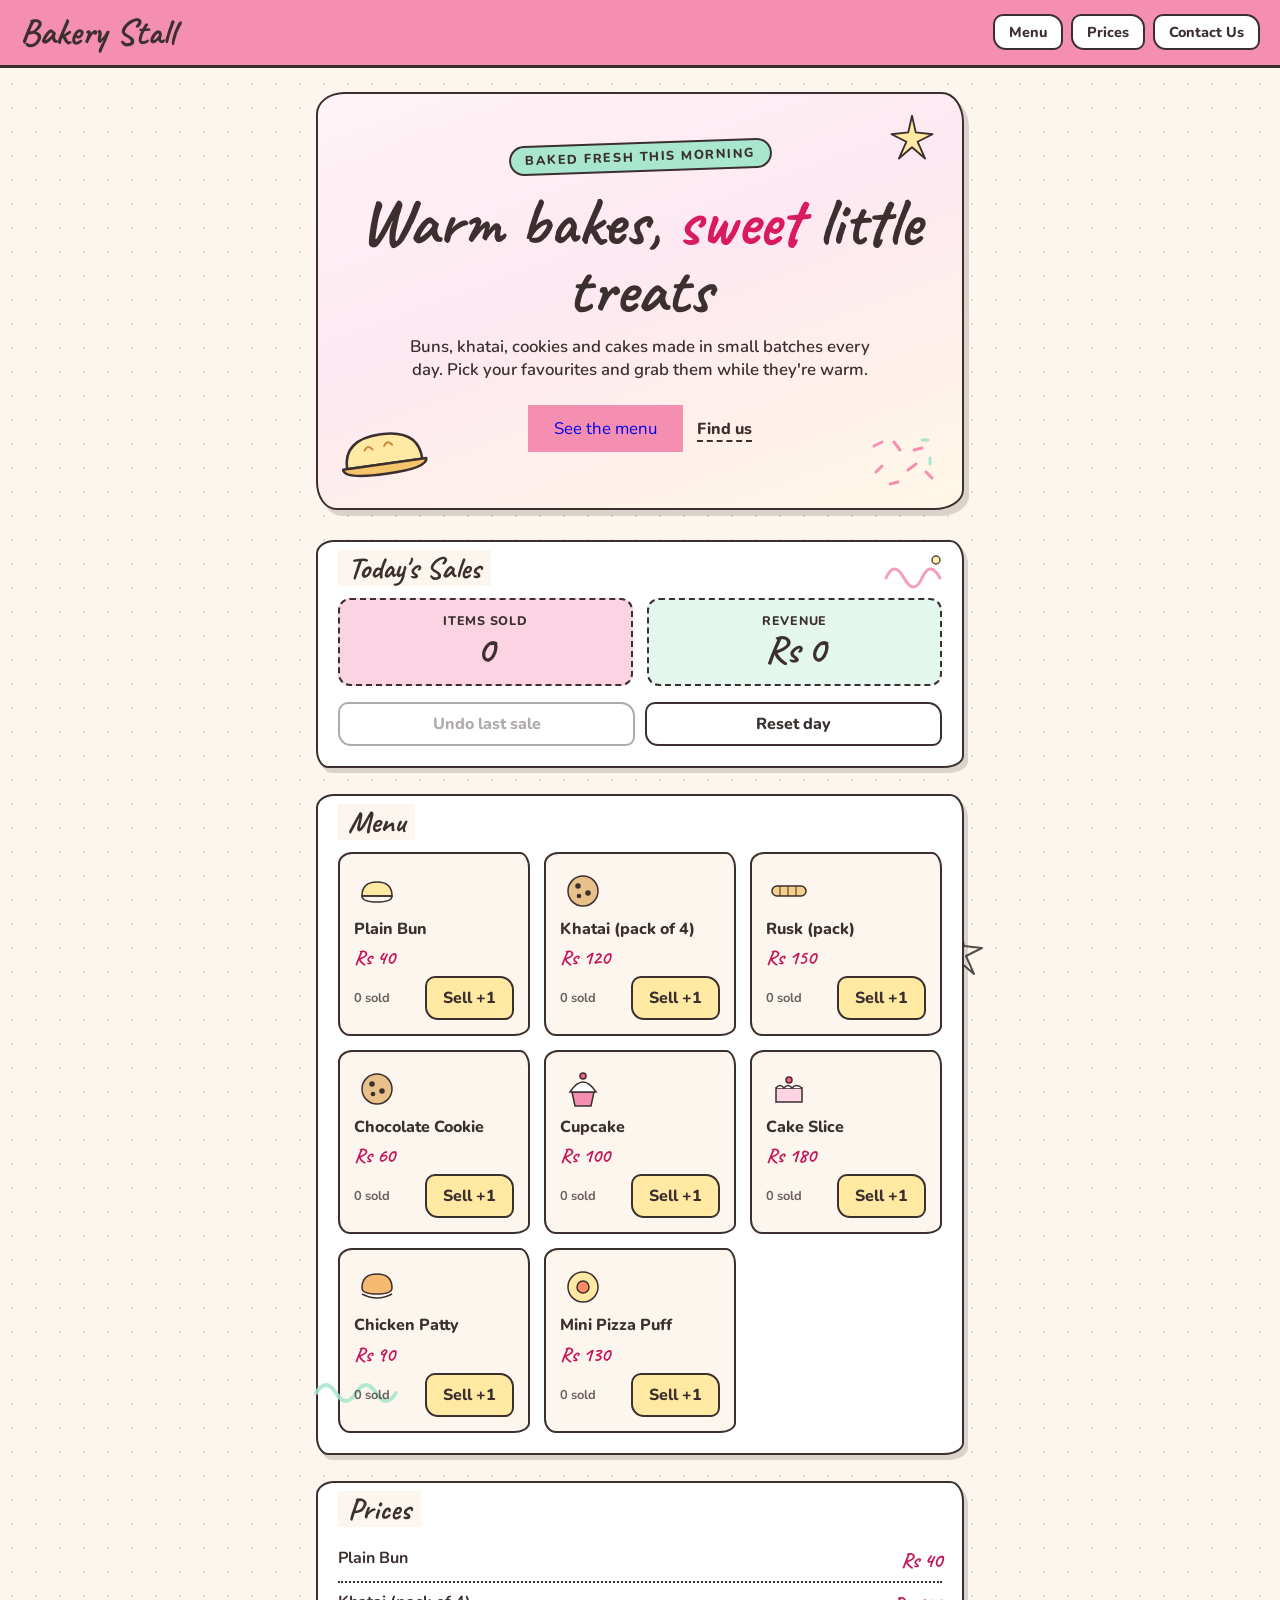
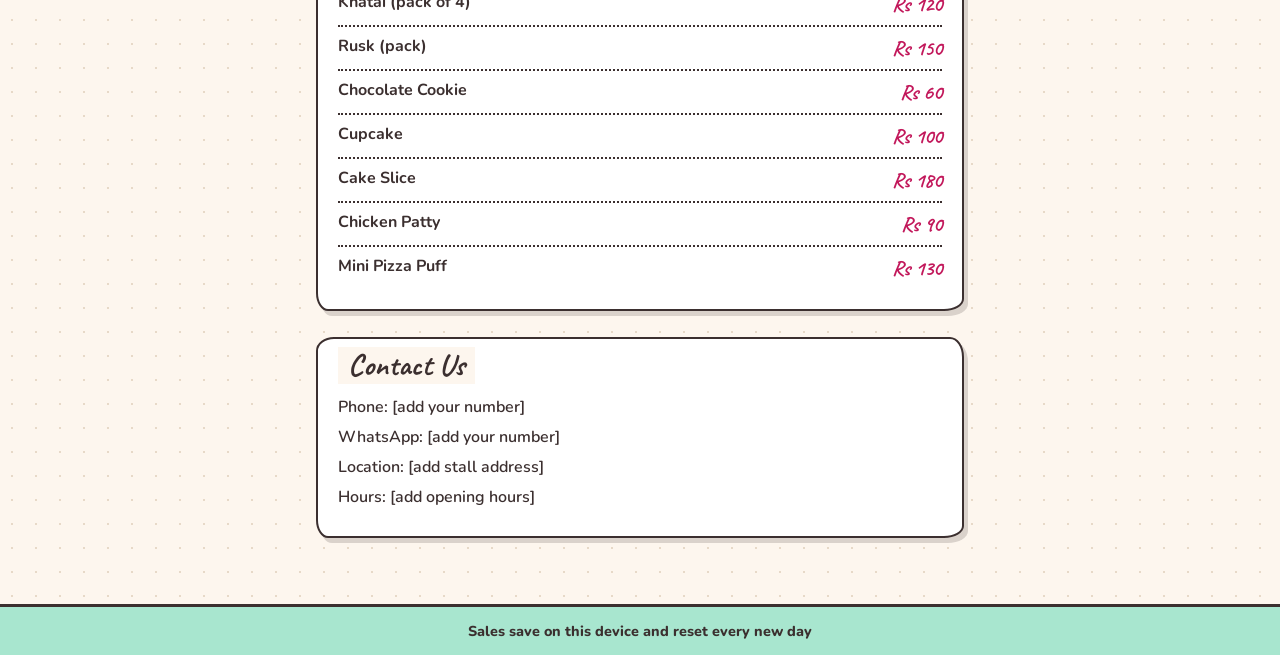
<file: Bakery Stall.html>
<!DOCTYPE html>
<html lang="en">
<head>
<meta charset="UTF-8">
<meta name="viewport" content="width=device-width, initial-scale=1, viewport-fit=cover">
<title>Bakery Stall</title>
<link rel="preconnect" href="https://fonts.googleapis.com">
<link rel="preconnect" href="https://fonts.gstatic.com" crossorigin>
<link href="https://fonts.googleapis.com/css2?family=Caveat:wght@500;700&family=Nunito:wght@400;600;800&display=swap" rel="stylesheet">
<style>
  :root {
    --paper: #fdf6ee;
    --ink: #3b2f2f;
    --pink: #f48fb1;
    --pink-soft: #fbd3e2;
    --mint: #a8e6cf;
    --butter: #ffe9a3;
    --line: #3b2f2f;
    --radius: 14px;
  }
  * { box-sizing: border-box; }
  html { scroll-padding-top: 72px; }
  body {
    margin: 0;
    min-height: 100vh;
    display: flex;
    flex-direction: column;
    font-family: "Nunito", system-ui, -apple-system, "Segoe UI", sans-serif;
    color: var(--ink);
    background-color: var(--paper);
    background-image: radial-gradient(#e7d9c8 1px, transparent 1.2px);
    background-size: 24px 24px;
    position: relative;
    overflow-x: hidden;
  }

  /* Header and footer bars */
  .bar {
    position: relative;
    z-index: 2;
    display: flex;
    align-items: center;
    justify-content: space-between;
    gap: 12px;
    padding: calc(env(safe-area-inset-top, 0px) + 14px) 20px 14px;
    background: var(--pink);
    border-bottom: 3px solid var(--line);
    flex-wrap: wrap;
  }
  .bar.footer {
    border-bottom: none;
    border-top: 3px solid var(--line);
    padding: 14px 20px calc(env(safe-area-inset-bottom, 0px) + 14px);
    background: var(--mint);
    justify-content: center;
    font-weight: 800;
    font-size: 0.9rem;
    text-align: center;
  }
  .brand {
    font-family: "Caveat", cursive;
    font-weight: 700;
    font-size: clamp(1.8rem, 6vw, 2.3rem);
    line-height: 1;
    margin: 0;
  }
  .nav { display: flex; gap: 8px; flex-wrap: wrap; }
  .nav a {
    font-weight: 800;
    color: var(--ink);
    text-decoration: none;
    background: #fff;
    border: 2px solid var(--line);
    border-radius: 10px 14px 9px 13px;
    padding: 6px 14px;
    font-size: 0.9rem;
  }
  .nav a:hover { background: var(--butter); }
  .nav a:focus-visible { outline: 3px dashed var(--ink); outline-offset: 3px; }
  .price-list { list-style: none; margin: 0; padding: 0; }
  .price-list li { display: flex; justify-content: space-between; gap: 12px; padding: 8px 0; border-bottom: 2px dotted var(--line); font-weight: 700; }
  .price-list li:last-child { border-bottom: none; }
  .price-list span:last-child { font-family: "Caveat", cursive; font-size: 1.3rem; color: #c2185b; }
  .contact p { margin: 0 0 8px; font-weight: 600; }

  main {
    position: relative;
    z-index: 1;
    width: 100%;
    max-width: 680px;
    margin: 0 auto;
    padding: 24px 16px 40px;
    flex: 1;
  }

  /* Hand-drawn card look */
  .card {
    position: relative;
    background: #fff;
    border: 2.5px solid var(--line);
    border-radius: 18px 14px 20px 12px / 14px 20px 12px 18px;
    padding: 20px;
    margin: 0 0 26px;
    box-shadow: 4px 5px 0 rgba(59, 47, 47, 0.18);
  }
  h2 {
    font-family: "Caveat", cursive;
    font-weight: 700;
    font-size: 1.9rem;
    margin: -34px 0 12px;
    display: inline-block;
    background: var(--paper);
    padding: 0 10px;
    line-height: 1.2;
  }

  /* Summary */
  .summary { display: grid; grid-template-columns: 1fr 1fr; gap: 14px; }
  .stat {
    border: 2px dashed var(--line);
    border-radius: 12px;
    padding: 12px;
    text-align: center;
    background: var(--pink-soft, #fbd3e2);
  }
  .stat:nth-child(2) { background: #e3f7ee; }
  .stat .label { font-size: 0.78rem; font-weight: 800; text-transform: uppercase; letter-spacing: 0.06em; }
  .stat .value { font-family: "Caveat", cursive; font-weight: 700; font-size: 2.4rem; line-height: 1.1; }
  .actions { display: flex; gap: 10px; flex-wrap: wrap; margin-top: 16px; }
  .actions button { flex: 1 1 140px; }

  /* Menu */
  .menu-grid { display: grid; grid-template-columns: repeat(auto-fill, minmax(190px, 1fr)); gap: 14px; }
  .menu-item {
    background: var(--paper);
    border: 2px solid var(--line);
    border-radius: 14px 10px 16px 12px / 12px 16px 10px 14px;
    padding: 14px;
    display: flex;
    flex-direction: column;
    gap: 6px;
    transition: transform 0.15s ease;
  }
  .menu-item:hover { transform: rotate(-0.6deg); }
  .doodle-icon { width: 46px; height: 46px; }
  .item-name { font-weight: 800; font-size: 1rem; line-height: 1.2; }
  .item-price {
    font-family: "Caveat", cursive;
    font-weight: 700;
    font-size: 1.25rem;
    color: #c2185b;
  }
  .item-foot { display: flex; align-items: center; justify-content: space-between; gap: 8px; margin-top: auto; }
  .item-sold { font-size: 0.8rem; font-weight: 700; opacity: 0.75; }

  /* Buttons */
  button {
    font: inherit;
    font-weight: 800;
    color: var(--ink);
    background: #fff;
    border: 2px solid var(--line);
    border-radius: 10px 14px 9px 13px;
    padding: 9px 16px;
    min-height: 44px;
    cursor: pointer;
    transition: transform 0.08s ease;
  }
  button:hover:not(:disabled) { transform: rotate(-1deg); }
  button:focus-visible { outline: 3px dashed var(--pink); outline-offset: 3px; }
  button.sell { background: var(--butter); }
  button:disabled { opacity: 0.4; cursor: default; }

  /* Hero */
  .hero {
    position: relative;
    overflow: hidden;
    text-align: center;
    padding: 48px 24px 56px;
    margin: 0 0 30px;
    background: linear-gradient(160deg, #fff4f8 0%, #fde8f1 45%, #fff8e6 100%);
    border: 2.5px solid var(--line);
    border-radius: 28px 22px 30px 20px / 22px 30px 20px 28px;
    box-shadow: 5px 6px 0 rgba(59, 47, 47, 0.18);
  }
  .hero .eyebrow {
    display: inline-block;
    font-weight: 800;
    font-size: 0.8rem;
    letter-spacing: 0.12em;
    text-transform: uppercase;
    background: var(--mint);
    border: 2px solid var(--line);
    border-radius: 999px;
    padding: 4px 14px;
    transform: rotate(-2deg);
  }
  .hero h2.headline {
    font-family: "Caveat", cursive;
    font-weight: 700;
    font-size: clamp(2.6rem, 9vw, 4.2rem);
    line-height: 1.02;
    margin: 16px 0 10px;
    background: none;
    padding: 0;
    transform: none;
    display: block;
  }
  .hero h2.headline em { font-style: normal; color: #d81b60; position: relative; white-space: nowrap; }
  .hero h2.headline em::after {
    content: "";
    position: absolute;
    left: -4px; right: -4px; bottom: 6px;
    height: 12px;
    background: var(--butter);
    z-index: -1;
    border-radius: 8px;
    transform: rotate(-1deg);
  }
  .hero p.lead {
    max-width: 460px;
    margin: 0 auto 24px;
    font-size: 1.05rem;
    font-weight: 600;
  }
  .hero .cta {
    background: var(--pink);
    font-size: 1.05rem;
    padding: 12px 26px;
    text-decoration: none;
    display: inline-block;
  }
  .hero .cta:hover { background: var(--pink); }
  .hero .cta-alt {
    display: inline-block;
    margin-left: 10px;
    font-weight: 800;
    color: var(--ink);
    text-decoration: none;
    border-bottom: 2px dashed var(--line);
  }
  .hero .bun-art { position: absolute; width: 96px; bottom: 14px; left: 18px; transform: rotate(-8deg); }
  .hero .star-art { position: absolute; width: 56px; top: 16px; right: 22px; }
  .hero .sprinkle-art { position: absolute; width: 80px; bottom: 16px; right: 18px; }

  @media (max-width: 480px) {
    .hero .bun-art, .hero .sprinkle-art { display: none; }
  }

  /* Doodle decorations */
  .doodle { position: absolute; pointer-events: none; opacity: 0.85; }
  .d1 { top: 6px; right: 14px; width: 70px; }
  .d2 { bottom: 40px; left: -6px; width: 90px; }
  .d3 { top: 40%; right: -10px; width: 60px; }

  @media (prefers-reduced-motion: reduce) {
    .menu-item, button { transition: none; }
  }
</style>
</head>
<body>

<header class="bar">
  <h1 class="brand">Bakery Stall</h1>
  <nav class="nav" aria-label="Main">
    <a href="#menu-section">Menu</a>
    <a href="#prices">Prices</a>
    <a href="#contact">Contact Us</a>
  </nav>
</header>

<main>
  <section class="hero" aria-labelledby="hero-title">
    <svg class="bun-art" viewBox="0 0 96 70" aria-hidden="true"><path d="M10 40 Q10 10 48 10 Q86 10 86 40 Z" fill="#ffe9a3" stroke="#3b2f2f" stroke-width="2.5" stroke-linejoin="round"/><path d="M6 40 H90 Q90 50 48 50 Q6 50 6 40 Z" fill="#f5c46b" stroke="#3b2f2f" stroke-width="2.5" stroke-linejoin="round"/><path d="M30 24 q4 -6 8 0 M50 22 q4 -6 8 0" fill="none" stroke="#c98a3b" stroke-width="2" stroke-linecap="round"/></svg>
    <svg class="star-art" viewBox="0 0 60 60" aria-hidden="true"><path d="M30 6 L34 24 L52 26 L36 34 L44 52 L30 40 L16 52 L24 34 L8 26 L26 24 Z" fill="#ffe9a3" stroke="#3b2f2f" stroke-width="2" stroke-linejoin="round"/></svg>
    <svg class="sprinkle-art" viewBox="0 0 80 60" aria-hidden="true"><path d="M10 14 l8 -4 M30 10 l6 8 M50 18 l8 -2 M18 34 l-6 6 M44 38 l8 -6 M62 40 l6 6 M26 52 l8 -2" stroke="#f48fb1" stroke-width="3" stroke-linecap="round"/><path d="M58 8 l6 0 M66 26 l0 6" stroke="#a8e6cf" stroke-width="3" stroke-linecap="round"/></svg>
    <span class="eyebrow">Baked fresh this morning</span>
    <h2 class="headline" id="hero-title">Warm bakes, <em>sweet</em> little treats</h2>
    <p class="lead">Buns, khatai, cookies and cakes made in small batches every day. Pick your favourites and grab them while they're warm.</p>
    <a class="cta" href="#menu-section">See the menu</a>
    <a class="cta-alt" href="#contact">Find us</a>
  </section>

  <svg class="doodle d3" viewBox="0 0 60 60" aria-hidden="true"><path d="M30 6 L34 24 L52 26 L36 34 L44 52 L30 40 L16 52 L24 34 L8 26 L26 24 Z" fill="none" stroke="#3b2f2f" stroke-width="2" stroke-linejoin="round"/></svg>

  <section class="card" aria-labelledby="sales-title">
    <svg class="doodle d1" viewBox="0 0 70 50" aria-hidden="true"><path d="M8 30 q8 -18 18 0 t18 0 t18 0" fill="none" stroke="#f48fb1" stroke-width="3" stroke-linecap="round"/><circle cx="58" cy="12" r="4" fill="#ffe9a3" stroke="#3b2f2f" stroke-width="1.5"/></svg>
    <h2 id="sales-title">Today's Sales</h2>
    <div class="summary">
      <div class="stat">
        <div class="label">Items sold</div>
        <div class="value" id="totalItems">0</div>
      </div>
      <div class="stat">
        <div class="label">Revenue</div>
        <div class="value" id="totalRevenue">Rs 0</div>
      </div>
    </div>
    <div class="actions">
      <button id="undoBtn">Undo last sale</button>
      <button id="resetBtn">Reset day</button>
    </div>
  </section>

  <section class="card" id="menu-section" aria-labelledby="menu-title">
    <svg class="doodle d2" viewBox="0 0 90 40" aria-hidden="true"><path d="M4 20 Q14 4 24 20 T44 20 T64 20 T84 20" fill="none" stroke="#a8e6cf" stroke-width="4" stroke-linecap="round"/></svg>
    <h2 id="menu-title">Menu</h2>
    <div class="menu-grid" id="menu"></div>
  </section>

  <section class="card" id="prices" aria-labelledby="prices-title">
    <h2 id="prices-title">Prices</h2>
    <ul class="price-list">
      <li><span>Plain Bun</span><span>Rs 40</span></li>
      <li><span>Khatai (pack of 4)</span><span>Rs 120</span></li>
      <li><span>Rusk (pack)</span><span>Rs 150</span></li>
      <li><span>Chocolate Cookie</span><span>Rs 60</span></li>
      <li><span>Cupcake</span><span>Rs 100</span></li>
      <li><span>Cake Slice</span><span>Rs 180</span></li>
      <li><span>Chicken Patty</span><span>Rs 90</span></li>
      <li><span>Mini Pizza Puff</span><span>Rs 130</span></li>
    </ul>
  </section>

  <section class="card contact" id="contact" aria-labelledby="contact-title">
    <h2 id="contact-title">Contact Us</h2>
    <p>Phone: [add your number]</p>
    <p>WhatsApp: [add your number]</p>
    <p>Location: [add stall address]</p>
    <p>Hours: [add opening hours]</p>
  </section>
</main>

<footer class="bar footer">
  Sales save on this device and reset every new day
</footer>

<script>
  const MENU = [
    { id: "bun",     name: "Plain Bun",          price: 40,  icon: "bun" },
    { id: "khatai",  name: "Khatai (pack of 4)", price: 120, icon: "cookie" },
    { id: "rusk",    name: "Rusk (pack)",        price: 150, icon: "stick" },
    { id: "cookie",  name: "Chocolate Cookie",   price: 60,  icon: "cookie" },
    { id: "cupcake", name: "Cupcake",            price: 100, icon: "cupcake" },
    { id: "cake",    name: "Cake Slice",         price: 180, icon: "cake" },
    { id: "patty",   name: "Chicken Patty",      price: 90,  icon: "patty" },
    { id: "pizza",   name: "Mini Pizza Puff",    price: 130, icon: "round" }
  ];

  // Simple hand-drawn line icons, one per item.
  const ICONS = {
    bun:     '<path d="M8 28 Q8 14 23 14 Q38 14 38 28 Z" fill="#ffe9a3"/><path d="M8 28 H38 Q38 34 23 34 Q8 34 8 28 Z" fill="none"/>',
    cookie:  '<circle cx="23" cy="23" r="15" fill="#e7c08a"/><circle cx="18" cy="18" r="2" fill="#3b2f2f"/><circle cx="28" cy="25" r="2" fill="#3b2f2f"/><circle cx="19" cy="28" r="1.6" fill="#3b2f2f"/>',
    stick:   '<rect x="6" y="18" width="34" height="10" rx="5" fill="#f5d08a"/><path d="M14 18 V28 M22 18 V28 M30 18 V28" stroke="#3b2f2f" stroke-width="1"/>',
    cupcake: '<path d="M12 26 L15 40 H31 L34 26 Z" fill="#f48fb1"/><path d="M10 26 Q23 6 36 26 Z" fill="#fff"/><circle cx="23" cy="10" r="3" fill="#ff5c8a"/>',
    cake:    '<path d="M10 22 H36 V36 H10 Z" fill="#fbd3e2"/><path d="M10 22 Q14 17 18 22 Q22 17 26 22 Q30 17 36 22" fill="#fff" stroke="#3b2f2f" stroke-width="1.5"/><circle cx="23" cy="14" r="3" fill="#ff5c8a"/>',
    patty:   '<path d="M8 24 Q8 10 23 10 Q38 10 38 24 Q38 30 23 30 Q8 30 8 24 Z" fill="#f5b971"/><path d="M8 30 Q23 38 38 30" fill="none"/>',
    round:   '<circle cx="23" cy="23" r="15" fill="#ffe9a3"/><circle cx="23" cy="23" r="6" fill="#ff8a65"/>'
  };

  const STORAGE_KEY = "bakery-stall-sales";
  const todayKey = () => new Date().toISOString().slice(0, 10);

  function freshDay() {
    return { date: todayKey(), counts: {}, log: [] };
  }

  function load() {
    try {
      const raw = localStorage.getItem(STORAGE_KEY);
      if (raw) {
        const data = JSON.parse(raw);
        if (data && data.date === todayKey()) return data;
      }
    } catch (e) { /* storage unavailable or corrupt: start fresh */ }
    return freshDay();
  }

  function save() {
    try { localStorage.setItem(STORAGE_KEY, JSON.stringify(state)); } catch (e) { /* ignore */ }
  }

  let state = load();

  const fmt = n => "Rs " + n.toLocaleString("en-PK");

  function totals() {
    let items = 0, revenue = 0;
    for (const item of MENU) {
      const c = state.counts[item.id] || 0;
      items += c;
      revenue += c * item.price;
    }
    return { items, revenue };
  }

  function render() {
    const t = totals();
    document.getElementById("totalItems").textContent = t.items;
    document.getElementById("totalRevenue").textContent = fmt(t.revenue);
    document.getElementById("undoBtn").disabled = state.log.length === 0;

    const menu = document.getElementById("menu");
    menu.innerHTML = "";
    for (const item of MENU) {
      const card = document.createElement("article");
      card.className = "menu-item";

      const icon = document.createElementNS("http://www.w3.org/2000/svg", "svg");
      icon.setAttribute("viewBox", "0 0 46 46");
      icon.setAttribute("class", "doodle-icon");
      icon.setAttribute("aria-hidden", "true");
      icon.innerHTML = ICONS[item.icon];
      icon.querySelectorAll("path,circle,rect").forEach(el => {
        el.setAttribute("stroke", el.getAttribute("stroke") || "#3b2f2f");
        el.setAttribute("stroke-width", el.getAttribute("stroke-width") || "1.5");
        if (!el.getAttribute("fill")) el.setAttribute("fill", "none");
      });

      const name = document.createElement("div");
      name.className = "item-name";
      name.textContent = item.name;

      const price = document.createElement("div");
      price.className = "item-price";
      price.textContent = fmt(item.price);

      const foot = document.createElement("div");
      foot.className = "item-foot";

      const sold = document.createElement("span");
      sold.className = "item-sold";
      sold.textContent = (state.counts[item.id] || 0) + " sold";

      const btn = document.createElement("button");
      btn.className = "sell";
      btn.textContent = "Sell +1";
      btn.setAttribute("aria-label", "Sell one " + item.name);
      btn.addEventListener("click", () => sell(item.id));

      foot.append(sold, btn);
      card.append(icon, name, price, foot);
      menu.append(card);
    }
  }

  function sell(id) {
    if (state.date !== todayKey()) state = freshDay();
    state.counts[id] = (state.counts[id] || 0) + 1;
    state.log.push(id);
    save();
    render();
  }

  document.getElementById("undoBtn").addEventListener("click", () => {
    const id = state.log.pop();
    if (!id) return;
    state.counts[id] = Math.max(0, (state.counts[id] || 0) - 1);
    save();
    render();
  });

  document.getElementById("resetBtn").addEventListener("click", () => {
    if (!confirm("Clear all of today's sales?")) return;
    state = freshDay();
    save();
    render();
  });

  // Roll over to a new day if the page stays open past midnight.
  setInterval(() => {
    if (state.date !== todayKey()) { state = freshDay(); save(); render(); }
  }, 60 * 1000);

  render();
</script>
</body>
</html>
</file>
